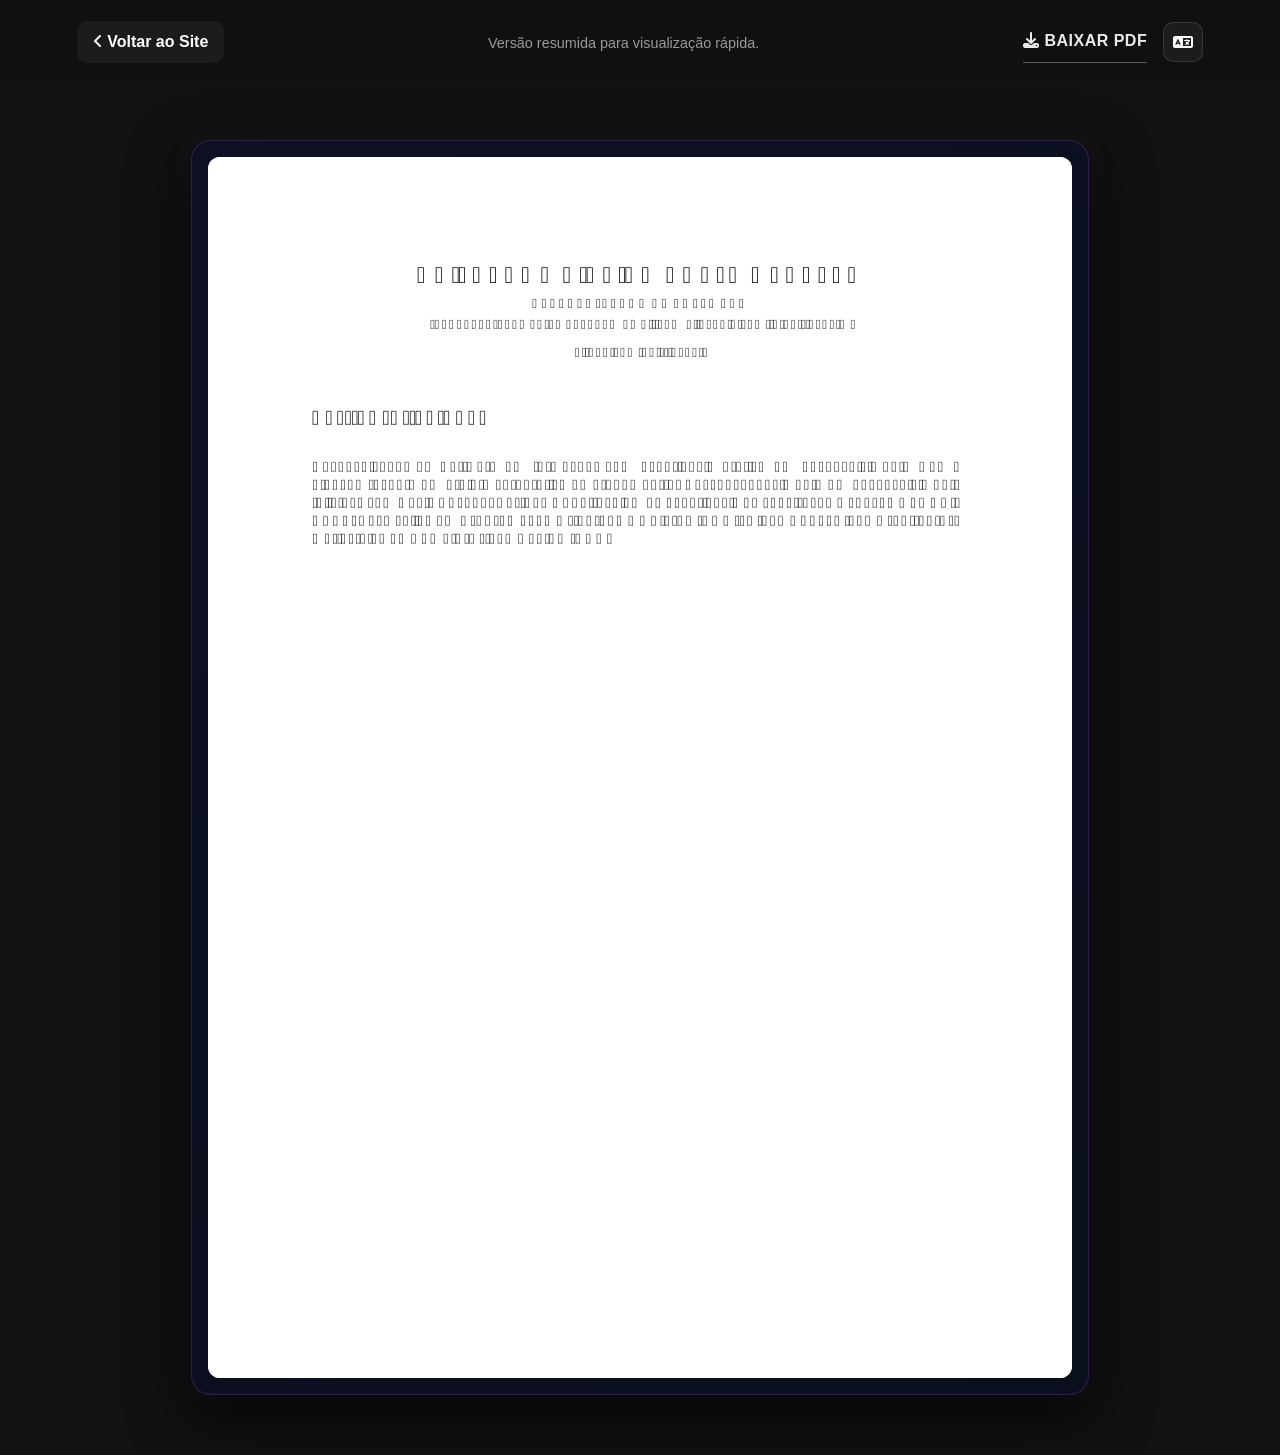
<file: pages/curriculo.html>
<!DOCTYPE html>
<html lang="pt-BR">

<head>

  <!-- CONFIGURAÇÕES -->
  <meta charset="UTF-8" />
  <meta name="viewport" content="width=device-width, initial-scale=1.0" />
  <meta name="description"
    content="Currículo de Guilherme Ribeiro - Visualize ou faça o download do meu currículo profissional focado em tecnologia.">
  <meta name="keywords" content="Currículo, Resume, Guilherme Ribeiro, Desenvolvedor Web, PDF, Download">
  <meta name="author" content="Guilherme Ribeiro">
  <meta property="og:title" content="Currículo | Guilherme Ribeiro">
  <meta property="og:description"
    content="Visualize ou faça o download do meu currículo profissional focado em tecnologia.">
  <meta property="og:type" content="profile">
  <title>Currículo | Guilherme Ribeiro</title>
  <meta name="referrer" content="strict-origin-when-cross-origin">

  <!-- ESTILOS -->
  <link rel="stylesheet" href="../styles/base/global.css">
  <link rel="stylesheet" href="../styles/features/curriculo.css">

  <!-- FONT AWESOME -->
  <link rel="stylesheet" href="https://cdnjs.cloudflare.com/ajax/libs/font-awesome/6.4.0/css/all.min.css"
    integrity="sha512-iecdLmaskl7CVkqkXNQ/ZH/XLlvWZOJyj7Yy7tcenmpD1ypASozpmT/E0iPtmFIB46ZmdtAc9eNBvH0H/ZpiBw=="
    crossorigin="anonymous" referrerpolicy="no-referrer">

</head>

<body class="curriculo-body">

  <!-- ================= HEADER FIXO ================= -->
  <header class="curriculo-header">

    <!-- Botão Voltar -->
    <a href="../index.html" class="back-link" data-i18n="btn_voltar"><i class="fa-solid fa-angle-left"></i>
      Voltar ao Site
    </a>

    <!-- Título -->
    <div class="header-center">
      <p class="curriculo-subtitle" data-i18n="cv_subtitle">
        Versão resumida para visualização rápida.
      </p>
    </div>

    <!-- Direita: Download + Idioma -->
    <div class="curriculo-header-right">
      <a id="downloadBtn" href="../assets/files/Curriculo_Guilherme_Tecnologia.pdf" download class="btn-download"
        data-i18n="cv_download" data-pdf-pt="../assets/files/Curriculo_Guilherme_Tecnologia.pdf"
        data-pdf-en="../assets/files/Resume_Guilherme_Technology.pdf"><i class="fa-solid fa-download"></i> BAIXAR PDF
      </a>

      <!-- Botão de Idioma -->
      <button class="icon-btn curriculo-lang-btn" id="langToggle" aria-label="Toggle language">
        <i class="fa-solid fa-language"></i>
        <span class="icon-tooltip">TRANSLATE TO ENGLISH</span>
      </button>

    </div>

  </header>

  <!-- ================= CONTEÚDO ================= -->
  <main class="curriculo-wrapper">

    <div class="pdf-viewer-card" id="pdfContainer" data-pdf-pt="../assets/files/Curriculo_Guilherme_Tecnologia.pdf"
      data-pdf-en="../assets/files/Resume_Guilherme_Technology.pdf">
      <!-- Canvases das páginas do PDF serão injetados dinamicamente aqui -->
    </div>

  </main>

  <script src="../scripts/libs/pdf.min.js"></script>
  <script src="../scripts/core/translations.js"></script>
  <script src="../scripts/core/i18n.js"></script>
  <script src="../scripts/features/resume.js"></script>
</body>

</html>
</file>
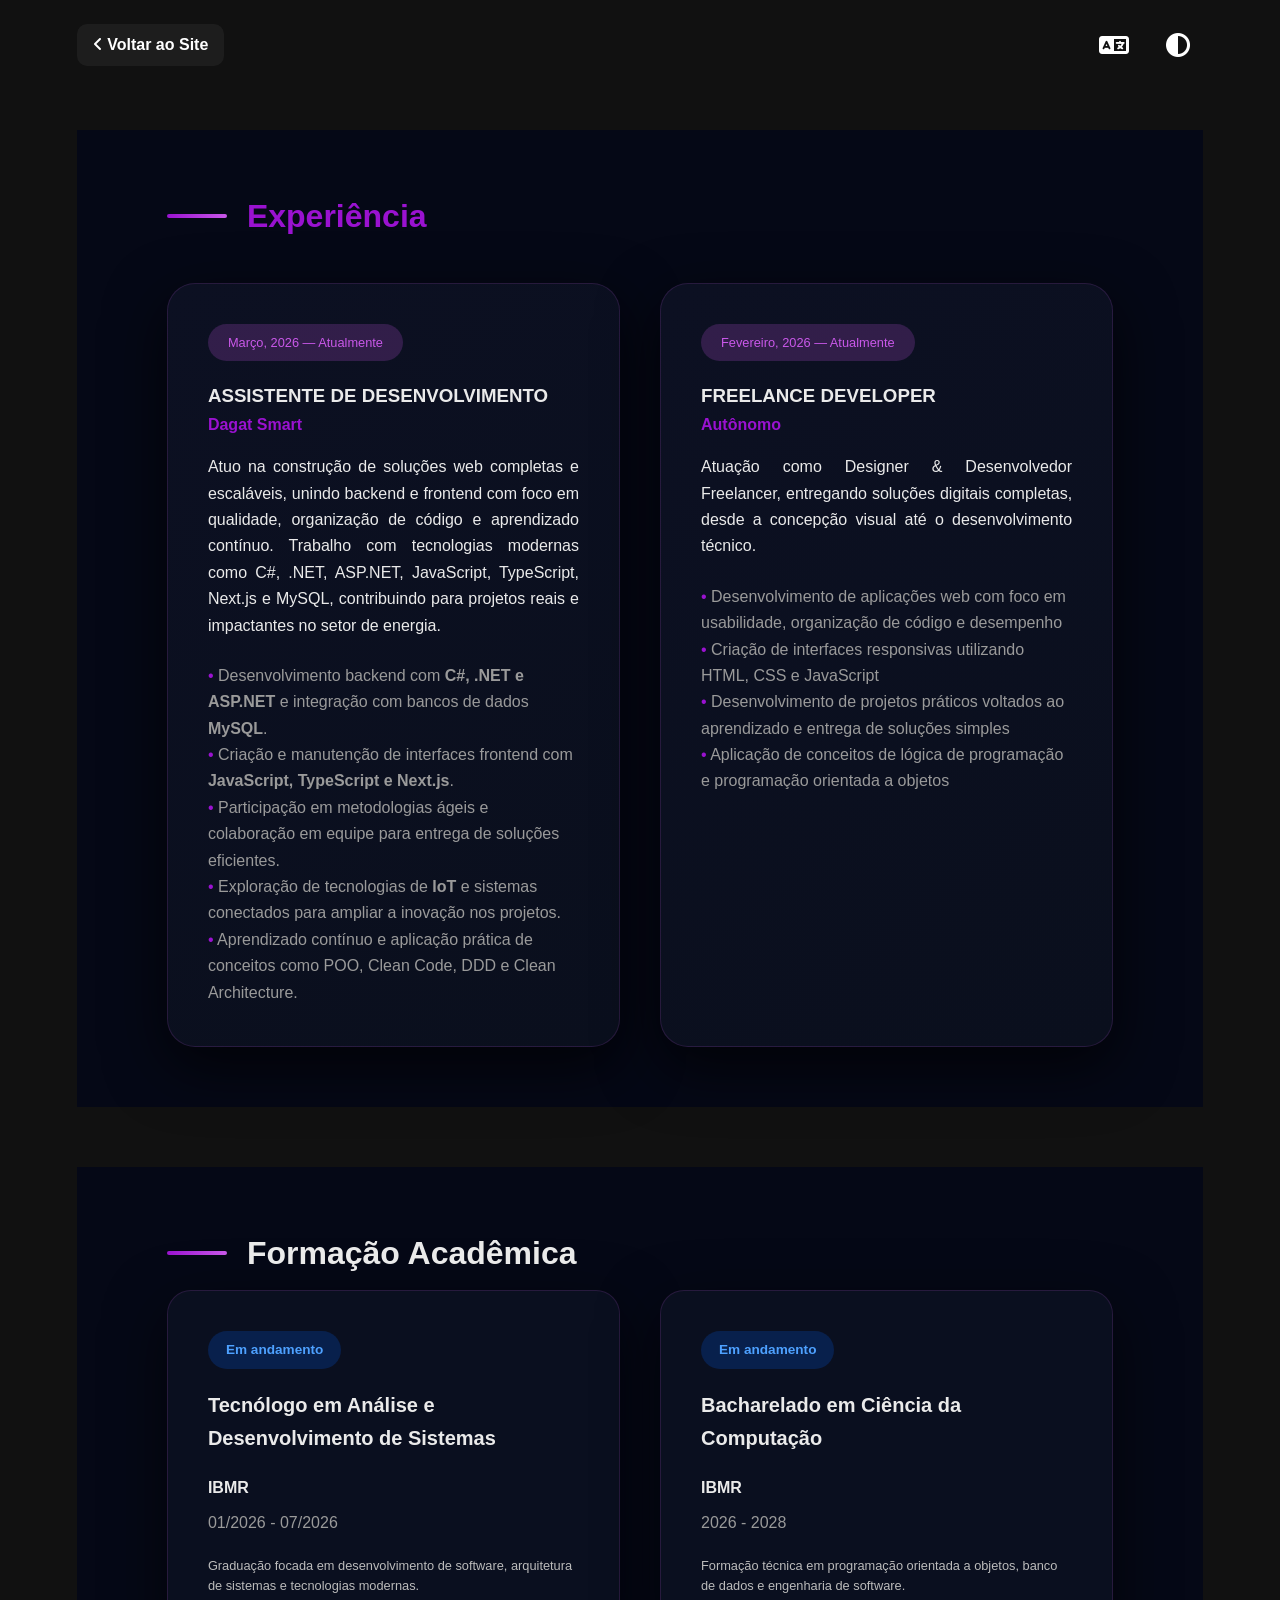
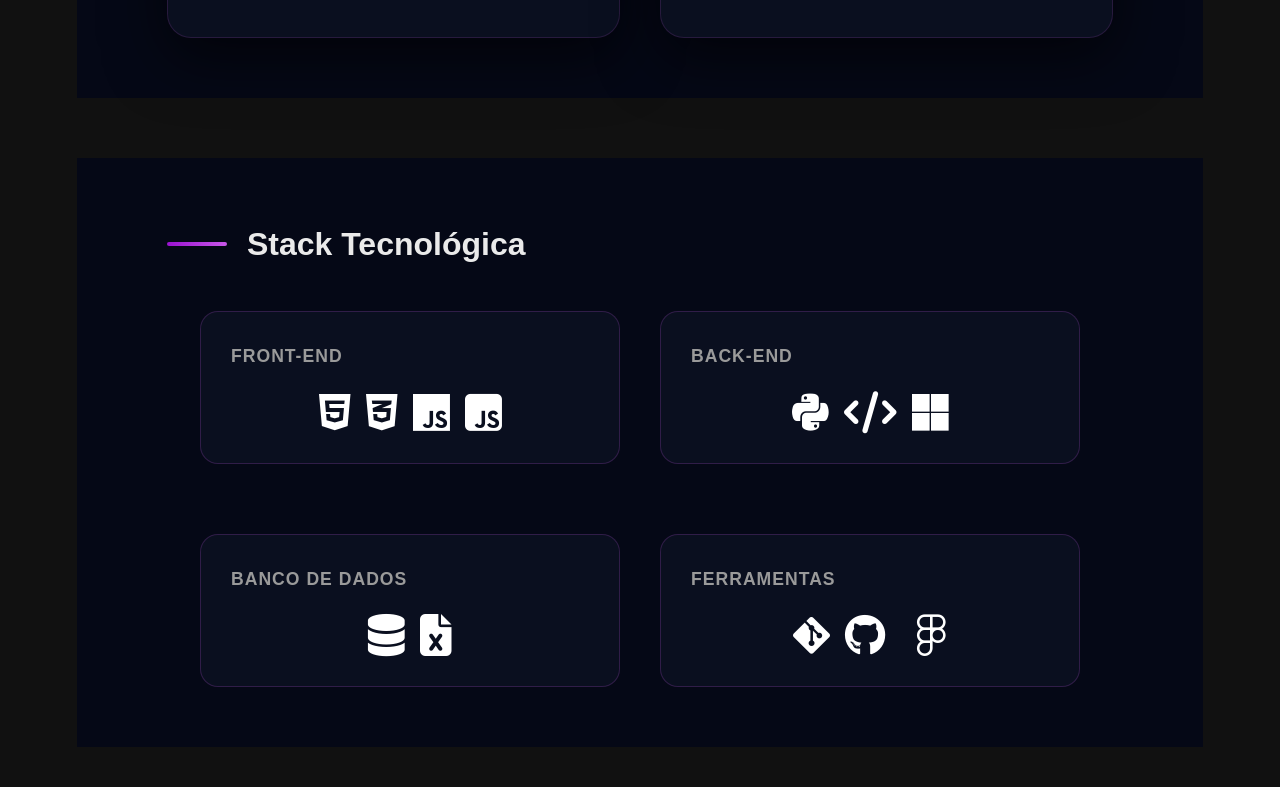
<file: pages/sobre.html>
﻿<!DOCTYPE html>
<html lang="pt-BR">
<head>

  <!-- CONFIGURAÇÕES BÁSICAS -->
  <meta charset="UTF-8">
  <meta name="viewport" content="width=device-width, initial-scale=1.0">
  <meta name="description" content="Sobre Guilherme Ribeiro - ConheÃ§a minha trajetÃ³ria, habilidades e formaÃ§Ã£o acadÃªmica como desenvolvedor web.">
  <meta name="keywords" content="Sobre mim, Guilherme Ribeiro, Desenvolvedor Web, CurrÃ­culo, TrajetÃ³ria, Habilidades">
  <meta name="author" content="Guilherme Ribeiro">
  <meta property="og:title" content="Sobre | Guilherme Ribeiro">
  <meta property="og:description" content="ConheÃ§a minha trajetÃ³ria, habilidades e formaÃ§Ã£o acadÃªmica como desenvolvedor web.">
  <meta property="og:type" content="profile">

  <!-- TÍTULO DA PÁGINA (aba do navegador) -->
  <title>Sobre | Guilherme Ribeiro</title>
  <meta name="referrer" content="strict-origin-when-cross-origin">

  <!-- ESTILOS GERAIS DO PROJETO -->
  <link rel="stylesheet" href="../styles/base/global.css">
  <link rel="stylesheet" href="../styles/components/components.css">
  <link rel="stylesheet" href="../styles/features/sobre.css">

  <!-- FONT AWESOME (Ícones principais usados na stack e header) -->
  <link rel="stylesheet" href="https://cdnjs.cloudflare.com/ajax/libs/font-awesome/6.4.0/css/all.min.css"
    integrity="sha512-iecdLmaskl7CVkqkXNQ/ZH/XLlvWZOJyj7Yy7tcenmpD1ypASozpmT/E0iPtmFIB46ZmdtAc9eNBvH0H/ZpiBw=="
    crossorigin="anonymous" referrerpolicy="no-referrer">


</head>

<body class="sobre-body">

  <!-- ========================= -->
  <!-- HEADER (TOPO DA PÃGINA) -->
  <!-- ========================= -->
   
  <header class="sobre-header">

    <!-- BOTÃƒO DE VOLTAR (lado esquerdo) -->
    <a href="../index.html" class="back-link" data-i18n="btn_voltar"><i class="fa-solid fa-angle-left"></i>
      Voltar ao Site
    </a>

    <!-- BOTÃ•ES DO LADO DIREITO -->
    <div class="header-right">

      <!-- BOTÃƒO DE TROCA DE IDIOMA -->
      <button class="icon-btn" id="langToggle">
        <i class="fa-solid fa-language"></i>
        <span class="icon-tooltip">TRANSLATE TO ENGLISH</span>
      </button>

      <!-- BOTÃƒO DE TROCA DE TEMA (claro/escuro) -->
      <button class="icon-btn" id="themeToggle">
        <i class="fa-solid fa-circle-half-stroke"></i>
        <span class="icon-tooltip" data-i18n="theme_light_tooltip">MODO CLARO</span>
      </button>

    </div>
  </header>

  <!-- ========================= -->
  <!-- CONTEÃšDO PRINCIPAL -->
  <!-- ========================= -->

  <main class="sobre-wrapper">

    <!-- ========================= -->
    <!-- SEÃ‡ÃƒO: EXPERIÃŠNCIA -->
    <!-- ========================= -->

    <section class="experiencia-section">

      <!-- TÃ­tulo da seÃ§Ã£o -->
      <h2 class="section-title roxo" data-i18n="sobre_exp_title">ExperiÃªncia</h2>

      <!-- Grid que organiza os cards -->
      <div class="experiencia-grid">

        <!-- Card de ExperiÃªncia -->
        <div class="experiencia-card">

          <!-- PerÃ­odo -->
          <div class="periodo-badge" data-i18n="sobre_exp_date1">
            MarÃ§o, 2026 â€” Atualmente
          </div>

          <!-- Cargo -->
          <h3 data-i18n="sobre_exp_role1">ASSISTENTE DE DESENVOLVIMENTO</h3>

          <!-- Empresa -->
          <span class="empresa">Dagat Smart</span>

          <!-- DescriÃ§Ã£o principal -->
          <p class="descricao" data-i18n="sobre_exp_desc1">
            Atuo na construÃ§Ã£o de soluÃ§Ãµes web completas e escalÃ¡veis, unindo backend e frontend com foco em qualidade, organizaÃ§Ã£o de cÃ³digo e aprendizado contÃ­nuo. Trabalho com tecnologias modernas como C#, .NET, ASP.NET, JavaScript, TypeScript, Next.js e MySQL, contribuindo para projetos reais e impactantes no setor de energia.
          </p>

          <!-- Lista de responsabilidades -->
          <p class="pontos" data-i18n="sobre_exp_list1">
            <span>â€¢</span> Desenvolvimento backend com <strong>C#, .NET e ASP.NET</strong> e integraÃ§Ã£o com bancos de dados <strong>MySQL</strong>.<br>
            <span>â€¢</span> CriaÃ§Ã£o e manutenÃ§Ã£o de interfaces frontend com <strong>JavaScript, TypeScript e Next.js</strong>.<br>
            <span>â€¢</span> ParticipaÃ§Ã£o em metodologias Ã¡geis e colaboraÃ§Ã£o em equipe para entrega de soluÃ§Ãµes eficientes. <br>
            <span>â€¢</span> ExploraÃ§Ã£o de tecnologias de <strong>IoT</strong> e sistemas conectados para ampliar a inovaÃ§Ã£o nos projetos. <br>
            <span>â€¢</span> Aprendizado contÃ­nuo e aplicaÃ§Ã£o prÃ¡tica de conceitos como POO, Clean Code, DDD e Clean Architecture.
          </p>

        </div>

        <!-- Card de ExperiÃªncia -->
        <div class="experiencia-card">

          <!-- PerÃ­odo -->
          <div class="periodo-badge" data-i18n="sobre_exp_date2">
            Fevereiro, 2026 â€” Atualmente
          </div>

          <!-- Cargo -->
          <h3 data-i18n="sobre_exp_role2">FREELANCE DEVELOPER</h3>

          <!-- Empresa -->
          <span class="empresa" data-i18n="sobre_exp_empresa2">AutÃ´nomo</span>

          <!-- DescriÃ§Ã£o principal -->
          <p class="descricao" data-i18n="sobre_exp_desc2">
            AtuaÃ§Ã£o como Designer & Desenvolvedor Freelancer, entregando soluÃ§Ãµes digitais completas, 
            desde a concepÃ§Ã£o visual atÃ© o desenvolvimento tÃ©cnico.
          </p>

          <!-- Lista de responsabilidades -->
          <p class="pontos" data-i18n="sobre_exp_list2">
            <span>â€¢</span> Desenvolvimento de aplicaÃ§Ãµes web com foco em usabilidade, organizaÃ§Ã£o de cÃ³digo e desempenho <br>
            <span>â€¢</span> CriaÃ§Ã£o de interfaces responsivas utilizando HTML, CSS e JavaScript <br>
            <span>â€¢</span> Desenvolvimento de projetos prÃ¡ticos voltados ao aprendizado e entrega de soluÃ§Ãµes simples <br>
            <span>â€¢</span> AplicaÃ§Ã£o de conceitos de lÃ³gica de programaÃ§Ã£o e programaÃ§Ã£o orientada a objetos
          </p>

        </div>
      </div>
    </section>

    <!-- ========================= -->
    <!-- SEÃ‡ÃƒO: FORMAÃ‡ÃƒO ACADÃŠMICA -->
    <!-- ========================= -->

    <section class="formacao-section">

      <h2 class="section-title" data-i18n="sobre_form_title">FormaÃ§Ã£o AcadÃªmica</h2>

      <div class="formacao-grid">

        <!-- Curso 1 -->
        <div class="formacao-card">
          <div class="status andamento" data-i18n="sobre_form_status1">Em andamento</div>
          <h3 data-i18n="sobre_form_curso1">TecnÃ³logo em AnÃ¡lise e Desenvolvimento de Sistemas</h3>
          <span class="instituicao">IBMR</span>
          <span class="periodo" data-i18n="sobre_form_periodo1">01/2026 - 07/2026</span>
          <p data-i18n="sobre_form_desc1">
            GraduaÃ§Ã£o focada em desenvolvimento de software, arquitetura de sistemas e tecnologias modernas.
          </p>
        </div>

        <!-- Curso 2 -->
        <div class="formacao-card">
          <div class="status andamento" data-i18n="sobre_form_status2">Em andamento</div>
          <h3 data-i18n="sobre_form_curso2">Bacharelado em CiÃªncia da ComputaÃ§Ã£o</h3>
          <span class="instituicao">IBMR</span>
          <span class="periodo" data-i18n="sobre_form_periodo2">2026 - 2028</span>
          <p data-i18n="sobre_form_desc2">
            FormaÃ§Ã£o tÃ©cnica em programaÃ§Ã£o orientada a objetos, banco de dados e engenharia de software.
          </p>
        </div>

      </div>
    </section>

    <!-- ========================= -->
    <!-- SEÃ‡ÃƒO: STACK TECNOLÃ“GICA -->
    <!-- ========================= -->

    <section class="tech-stack">

      <h2 class="section-title" data-i18n="sobre_stack_title">Stack TecnolÃ³gica</h2>

      <div class="stack-wrapper">

        <!-- Linha superior: Front e Back lado a lado -->
        <div class="stack-row">

         <!-- FRONT-END -->
<div class="stack-card">
  <h3 data-i18n="sobre_stack_front">Front-end</h3>
  <div class="stack-icons">
    <div class="tech-item"><i class="fa-brands fa-html5"></i><span class="icon-tooltip">HTML</span></div>
    <div class="tech-item"><i class="fa-brands fa-css3-alt"></i><span class="icon-tooltip">CSS</span></div>
    <div class="tech-item"><i class="fa-brands fa-js"></i><span class="icon-tooltip">JavaScript</span></div>
    <div class="tech-item"><i class="fa-brands fa-js-square"></i><span class="icon-tooltip">TypeScript</span></div>
  </div>
</div>

<!-- BACK-END -->
<div class="stack-card">
  <h3 data-i18n="sobre_stack_back">Back-end</h3>
  <div class="stack-icons">
    <div class="tech-item"><i class="fa-brands fa-python"></i><span class="icon-tooltip">Python</span></div>
    <div class="tech-item"><i class="fa-solid fa-code"></i><span class="icon-tooltip">C / C++</span></div>
    <div class="tech-item"><i class="fa-brands fa-microsoft"></i><span class="icon-tooltip">C# / .NET</span></div>
  </div>
</div>

<!-- Linha inferior centralizada: Ferramentas -->
<div class="stack-row center-row">
  <div class="stack-card">
    <h3 data-i18n="sobre_stack_db">Banco de Dados</h3>
    <div class="stack-icons">
      <div class="tech-item"><i class="fa-solid fa-database"></i><span class="icon-tooltip">MySQL</span></div>
      <div class="tech-item"><i class="fa-solid fa-file-excel"></i><span class="icon-tooltip">Excel</span></div>
    </div>
  </div>

  <div class="stack-card tools-card">
    <h3 data-i18n="sobre_stack_tools">Ferramentas</h3>
    <div class="stack-icons">
      <div class="tech-item"><i class="fa-brands fa-git-alt"></i><span class="icon-tooltip">Git</span></div>
      <div class="tech-item"><i class="fa-brands fa-github"></i><span class="icon-tooltip">GitHub</span></div>
      <div class="tech-item"><i class="fa-brands fa-visual-studio-code"></i><span class="icon-tooltip">VS Code</span></div>
      <div class="tech-item"><i class="fa-brands fa-figma"></i><span class="icon-tooltip">Figma</span></div>
    </div>
  </div>
</div>      </div>
    </section>

  </main>

<script src="../scripts/features/ui.js"></script>
<script src="../scripts/core/translations.js"></script>
<script src="../scripts/core/i18n.js"></script>
<script>
  document.addEventListener("DOMContentLoaded", () => {
    initThemeToggle();
  });
</script>
</body>
</html>
</file>
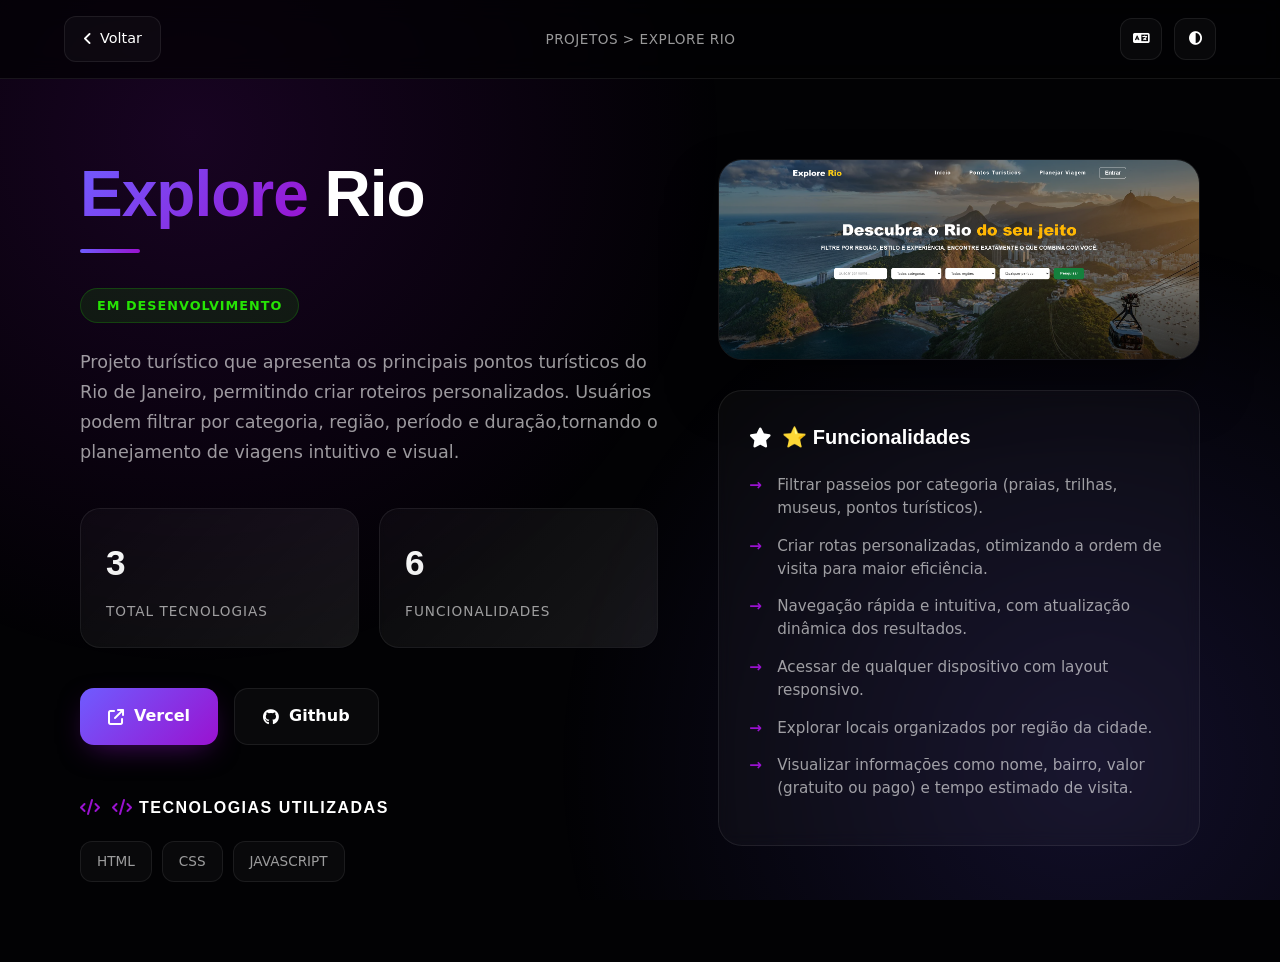
<file: pages/projects/explore-rio.html>
<!DOCTYPE html>
<html lang="pt-BR">

<head>
  <meta charset="UTF-8">
  <meta name="viewport" content="width=device-width, initial-scale=1.0">
  <meta name="description" content="Projeto Explore Rio - Detalhes do projeto desenvolvido por Guilherme Ribeiro.">
  <meta name="keywords" content="Projeto, Explore Rio, Portfólio, Guilherme Ribeiro, Web Development">
  <meta name="author" content="Guilherme Ribeiro">
  <meta property="og:title" content="Projeto Explore Rio | Guilherme Ribeiro">
  <meta property="og:description" content="Detalhes do projeto Explore Rio desenvolvido por Guilherme Ribeiro.">
  <meta property="og:type" content="article">
  <title>Explore Rio</title>
  <link rel="stylesheet" href="../../styles/base/global.css">
  <link rel="stylesheet" href="../../styles/features/projects.css">

  <!-- FONT AWESOME -->
  <link rel="stylesheet" href="https://cdnjs.cloudflare.com/ajax/libs/font-awesome/6.4.0/css/all.min.css"
    integrity="sha512-iecdLmaskl7CVkqkXNQ/ZH/XLlvWZOJyj7Yy7tcenmpD1ypASozpmT/E0iPtmFIB46ZmdtAc9eNBvH0H/ZpiBw=="
    crossorigin="anonymous" referrerpolicy="no-referrer">
</head>

<body class="project-page">

  <header class="project-header">
    <a href="../../index.html" class="btn-back" data-i18n="proj_back"><i class="fa-solid fa-angle-left"></i> Voltar</a>
    <span class="breadcrumb" data-i18n="proj_breadcrumb_explore">Projetos > Explore Rio</span>

    <div style="display: flex; gap: 12px;">
      <button id="langToggle" class="icon-btn proj-lang-btn" aria-label="Toggle language">
        <i class="fa-solid fa-language"></i>
        <span class="icon-tooltip">TRANSLATE TO ENGLISH</span>
      </button>
      <button class="icon-btn proj-lang-btn" id="themeToggle" aria-label="Toggle theme">
        <i class="fa-solid fa-circle-half-stroke"></i>
        <span class="icon-tooltip" data-i18n="theme_light_tooltip">EM BREVE...</span>
      </button>
    </div>
  </header>

  <section class="project-container">

    <!-- LADO ESQUERDO -->
    <div class="project-left">
      <h1 class="portfolio-title"><span>Explore</span> Rio</h1>
      <div class="title-bar"></div>

      <div class="status desenvolvimento" data-i18n="proj_status_dev">Em desenvolvimento</div>

      <p class="project-description" data-i18n="proj_explore_pagedesc">
        Projeto turístico que apresenta os principais pontos turísticos do Rio de Janeiro, permitindo criar roteiros
        personalizados. Usuários podem filtrar por categoria, região, período e duração,tornando o planejamento de
        viagens intuitivo e visual.
      </p>

      <div class="stats">
        <div class="stat-card">
          <h3>3</h3>
          <p data-i18n="proj_stats_tech">Total Tecnologias</p>
        </div>

        <div class="stat-card">
          <h3>6</h3>
          <p data-i18n="proj_stats_func">Funcionalidades</p>
        </div>
      </div>

      <div class="project-buttons">
        <a href="https://explore-rio.vercel.app/" class="btn-primary" target="_blank" rel="noopener noreferrer"
          data-i18n="proj_vercel"><i class="fa-solid fa-arrow-up-right-from-square"></i> Vercel</a>
        <a href="https://github.com/gui-ribcosta/ExploreRio" class="btn-secondary" target="_blank"
          rel="noopener noreferrer" data-i18n="proj_github"><i class="fa-brands fa-github"></i> Github</a>
      </div>

      <div class="technologies">
        <h3><span><i class="fa-solid fa-code"></i></span> <span data-i18n="proj_tech_used">Tecnologias Utilizadas</span></h3>
        <div class="tech-badges-container">
          <span class="tech-badge">HTML</span>
          <span class="tech-badge">CSS</span>
          <span class="tech-badge">JAVASCRIPT</span>
        </div>
      </div>
    </div>

    <!-- LADO DIREITO -->
    <div class="project-right">
      <div class="image-wrapper">
        <img src="../../assets/images/explore_rio.png" alt="Projeto">
      </div>

      <div class="features-card">
        <h3><i class="fa-solid fa-star"></i> <span data-i18n="proj_features">Funcionalidades</span></h3>
        <ul>
          <li data-i18n="feat_explore_1">Filtrar passeios por categoria (praias, trilhas, museus, pontos turísticos).</li>
          <li data-i18n="feat_explore_2">Criar rotas personalizadas, otimizando a ordem de visita para maior eficiência.</li>
          <li data-i18n="feat_explore_3">Navegação rápida e intuitiva, com atualização dinâmica dos resultados.</li>
          <li data-i18n="feat_explore_4">Acessar de qualquer dispositivo com layout responsivo.</li>
          <li data-i18n="feat_explore_5">Explorar locais organizados por região da cidade.</li>
          <li data-i18n="feat_explore_6">Visualizar informações como nome, bairro, valor (gratuito ou pago) e tempo estimado de visita.</li>
        </ul>
      </div>
    </div>
  </section>

  <script src="../../scripts/core/translations.js"></script>
  <script src="../../scripts/core/i18n.js"></script>
</body>

</html>
</file>
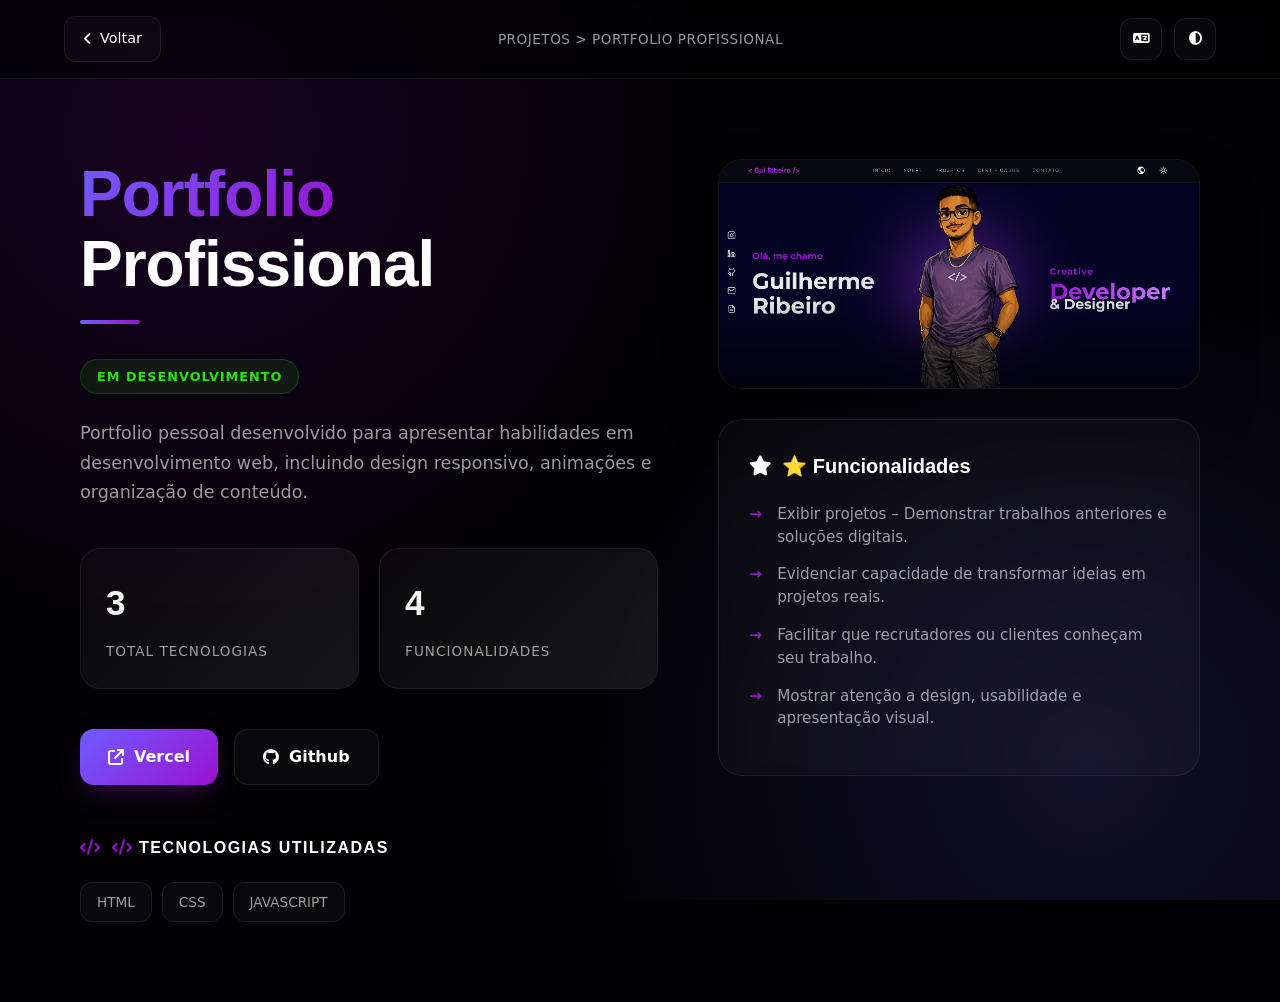
<file: pages/projects/portfolio.html>
<!DOCTYPE html>
<html lang="pt-BR">
<head>
  <meta charset="UTF-8">
  <meta name="viewport" content="width=device-width, initial-scale=1.0">
  <meta name="description" content="Projeto Portfolio Profissional - Detalhes do projeto desenvolvido por Guilherme Ribeiro.">
  <meta name="keywords" content="Projeto, Portfolio, Guilherme Ribeiro, Web Development">
  <meta name="author" content="Guilherme Ribeiro">
  <meta property="og:title" content="Portfolio Profissional | Guilherme Ribeiro">
  <meta property="og:description" content="Detalhes do projeto Portfolio Profissional desenvolvido por Guilherme Ribeiro.">
  <meta property="og:type" content="article">
  <title>Portfolio Profissional</title>
  <link rel="stylesheet" href="../../styles/base/global.css">
  <link rel="stylesheet" href="../../styles/features/projects.css">

        <!-- FONT AWESOME -->
  <link rel="stylesheet" href="https://cdnjs.cloudflare.com/ajax/libs/font-awesome/6.4.0/css/all.min.css"
    integrity="sha512-iecdLmaskl7CVkqkXNQ/ZH/XLlvWZOJyj7Yy7tcenmpD1ypASozpmT/E0iPtmFIB46ZmdtAc9eNBvH0H/ZpiBw=="
    crossorigin="anonymous" referrerpolicy="no-referrer">
</head>
<body class="project-page">

<header class="project-header">
  <a href="../../index.html" class="btn-back" data-i18n="proj_back"><i class="fa-solid fa-angle-left"></i> Voltar</a>
  <span class="breadcrumb" data-i18n="proj_breadcrumb_portfolio">Projetos > Portfolio Profissional</span>

  <div style="display: flex; gap: 12px;">
    <button id="langToggle" class="icon-btn proj-lang-btn" aria-label="Toggle language">
      <i class="fa-solid fa-language"></i>
      <span class="icon-tooltip">TRANSLATE TO ENGLISH</span>
    </button>
    <button class="icon-btn proj-lang-btn" id="themeToggle" aria-label="Toggle theme">
      <i class="fa-solid fa-circle-half-stroke"></i>
      <span class="icon-tooltip" data-i18n="theme_light_tooltip">EM BREVE...</span>
    </button>
  </div>
</header>

<section class="project-container">

  <!-- LADO ESQUERDO -->
  <div class="project-left">
    <h1 class="portfolio-title"><span>Portfolio</span> Profissional</h1>
    <div class="title-bar"></div>

    <div class="status desenvolvimento" data-i18n="proj_status_dev">Em desenvolvimento</div>

    <p class="project-description" data-i18n="proj_portfolio_pagedesc">
      Portfolio pessoal desenvolvido para apresentar habilidades em desenvolvimento web, incluindo design responsivo, animações e organização de conteúdo. 
    </p>

    <div class="stats">
      <div class="stat-card">
        <h3>3</h3>
        <p data-i18n="proj_stats_tech">Total Tecnologias</p>
      </div>

      <div class="stat-card">
        <h3>4</h3>
        <p data-i18n="proj_stats_func">Funcionalidades</p>
      </div>
    </div>

    <div class="project-buttons">
      <a href="https://gui-ribeiro.vercel.app/index.html#inicio" class="btn-primary" target="_blank" rel="noopener noreferrer" data-i18n="proj_vercel"><i class="fa-solid fa-arrow-up-right-from-square"></i> Vercel</a>
      <a href="https://github.com/gui-ribcosta/portfolio-guilherme-ribeiro" class="btn-secondary" target="_blank" rel="noopener noreferrer" data-i18n="proj_github"><i class="fa-brands fa-github"></i> Github</a>
    </div>

      <div class="technologies">
        <h3><span><i class="fa-solid fa-code"></i></span> <span data-i18n="proj_tech_used">Tecnologias Utilizadas</span></h3>
        <div class="tech-badges-container">
          <span class="tech-badge">HTML</span>
          <span class="tech-badge">CSS</span>
          <span class="tech-badge">JAVASCRIPT</span>
        </div>
      </div>
    </div>

    <!-- LADO DIREITO -->
    <div class="project-right">
      <div class="image-wrapper">
        <img src="../../assets/images/portfolio-profissional.png" alt="Projeto">
      </div>

      <div class="features-card">
        <h3><i class="fa-solid fa-star"></i> <span data-i18n="proj_features">Funcionalidades</span></h3>
        <ul>
          <li data-i18n="feat_portfolio_1">Exibir projetos – Demonstrar trabalhos anteriores e soluções digitais.</li>
          <li data-i18n="feat_portfolio_2">Evidenciar capacidade de transformar ideias em projetos reais.</li>
          <li data-i18n="feat_portfolio_3">Facilitar que recrutadores ou clientes conheçam seu trabalho.</li>
          <li data-i18n="feat_portfolio_4">Mostrar atenção a design, usabilidade e apresentação visual.</li>
        </ul>
      </div>
    </div>
  </section>

  <script src="../../scripts/core/translations.js"></script>
  <script src="../../scripts/core/i18n.js"></script>
</body>

</html>
</file>
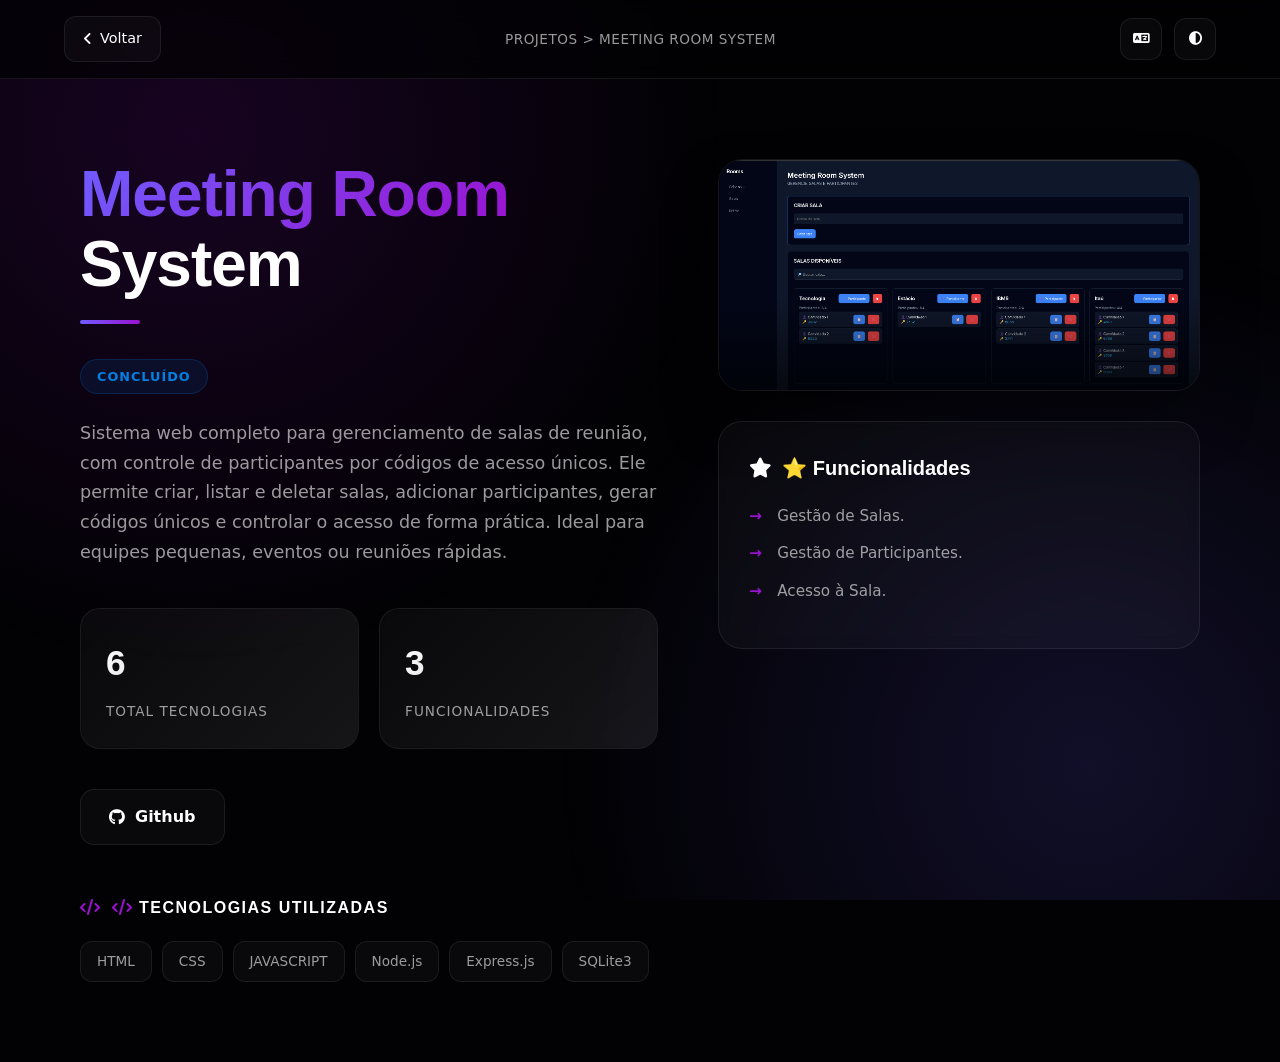
<file: pages/projects/rooms.html>
<!DOCTYPE html>
<html lang="pt-BR">
<head>
  <meta charset="UTF-8">
  <meta name="viewport" content="width=device-width, initial-scale=1.0">
  <meta name="description" content="Projeto Meeting Room System - Detalhes do projeto desenvolvido por Guilherme Ribeiro.">
  <meta name="keywords" content="Projeto, Meeting Room System, Guilherme Ribeiro, Web Development">
  <meta name="author" content="Guilherme Ribeiro">
  <meta property="og:title" content="Meeting Room System | Guilherme Ribeiro">
  <meta property="og:description" content="Detalhes do projeto Meeting Room System desenvolvido por Guilherme Ribeiro.">
  <meta property="og:type" content="article">
  <title>Meeting Room System</title>
  <link rel="stylesheet" href="../../styles/base/global.css">
  <link rel="stylesheet" href="../../styles/features/projects.css">

        <!-- FONT AWESOME -->
  <link rel="stylesheet" href="https://cdnjs.cloudflare.com/ajax/libs/font-awesome/6.4.0/css/all.min.css"
    integrity="sha512-iecdLmaskl7CVkqkXNQ/ZH/XLlvWZOJyj7Yy7tcenmpD1ypASozpmT/E0iPtmFIB46ZmdtAc9eNBvH0H/ZpiBw=="
    crossorigin="anonymous" referrerpolicy="no-referrer">
</head>
<body class="project-page">

<header class="project-header">
  <a href="../../index.html" class="btn-back" data-i18n="proj_back"><i class="fa-solid fa-angle-left"></i> Voltar</a>
  <span class="breadcrumb" data-i18n="proj_breadcrumb_rooms">Projetos > Meeting Room System</span>

  <div style="display: flex; gap: 12px;">
    <button id="langToggle" class="icon-btn proj-lang-btn" aria-label="Toggle language">
      <i class="fa-solid fa-language"></i>
      <span class="icon-tooltip">TRANSLATE TO ENGLISH</span>
    </button>
    <button class="icon-btn proj-lang-btn" id="themeToggle" aria-label="Toggle theme">
      <i class="fa-solid fa-circle-half-stroke"></i>
      <span class="icon-tooltip" data-i18n="theme_light_tooltip">EM BREVE...</span>
    </button>
  </div>
</header>

<section class="project-container">

  <!-- LADO ESQUERDO -->
  <div class="project-left">
    <h1 class="portfolio-title"><span>Meeting Room</span> System</h1>
    <div class="title-bar"></div>

    <div class="status concluido" data-i18n="proj_status_done">Concluído</div>

    <p class="project-description" data-i18n="proj_rooms_pagedesc">
      Sistema web completo para gerenciamento de salas de reunião, com controle de participantes por códigos de acesso únicos. Ele permite criar, listar e deletar salas, adicionar participantes, gerar códigos únicos e controlar o acesso de forma prática. Ideal para equipes pequenas, eventos ou reuniões rápidas.
    </p>

    <div class="stats">
      <div class="stat-card">
        <h3>6</h3>
        <p data-i18n="proj_stats_tech">Total Tecnologias</p>
      </div>

      <div class="stat-card">
        <h3>3</h3>
        <p data-i18n="proj_stats_func">Funcionalidades</p>
      </div>
    </div>

    <div class="project-buttons">
      <a href="https://github.com/gui-ribcosta/MeetingRoomSystem" class="btn-secondary" target="_blank" rel="noopener noreferrer" data-i18n="proj_github"><i class="fa-brands fa-github"></i> Github</a>
    </div>

      <div class="technologies">
        <h3><span><i class="fa-solid fa-code"></i></span> <span data-i18n="proj_tech_used">Tecnologias Utilizadas</span></h3>
        <div class="tech-badges-container">
          <span class="tech-badge">HTML</span>
          <span class="tech-badge">CSS</span>
          <span class="tech-badge">JAVASCRIPT</span>
          <span class="tech-badge">Node.js</span>
          <span class="tech-badge">Express.js</span>
          <span class="tech-badge">SQLite3</span>
        </div>
      </div>
    </div>

    <!-- LADO DIREITO -->
    <div class="project-right">
      <div class="image-wrapper">
        <img src="../../assets/images/rooms.png" alt="Projeto">
      </div>

      <div class="features-card">
        <h3><i class="fa-solid fa-star"></i> <span data-i18n="proj_features">Funcionalidades</span></h3>
        <ul>
          <li data-i18n="feat_rooms_1">Gestão de Salas.</li>
          <li data-i18n="feat_rooms_2">Gestão de Participantes.</li>
          <li data-i18n="feat_rooms_3">Acesso à Sala.</li>
        </ul>
      </div>
    </div>
  </section>

  <script src="../../scripts/core/translations.js"></script>
  <script src="../../scripts/core/i18n.js"></script>
</body>

</html>
</file>
<file: styles/base/global.css>
/* ================================================= */
/* ===================== RESET ===================== */
/* ================================================= */

/*
  Remove margens e paddings padrão do navegador
  e ativa o box model correto.
  Agora width e height incluem padding e border.
*/
* {
  margin: 0;
  padding: 0;
  box-sizing: border-box;
}

/*
  Ativa scroll suave ao clicar em âncoras (#id)
*/
html {
  scroll-behavior: smooth;
}


/* ================================================= */
/* ==================== VARIÁVEIS ================== */
/* ================================================= */

/*
  Variáveis globais reutilizáveis no projeto inteiro.
  Facilita manutenção e padronização visual.
*/
:root {

  /* ===== CORES PRINCIPAIS ===== */
  --bg: #030323;          /* Fundo principal */
  --bg-soft: #d7d2d200;     /* Fundo secundário */
  --text: #eaeaea;        /* Cor principal do texto */
  --muted: #9a9a9a;       /* Texto secundário */
  --accent: #9a12d0;      /* Cor de destaque */
  --border: #222;         /* Cor padrão de borda */

  /* ===== TIPOGRAFIA ===== */
  --body-font: "Inter", system-ui, sans-serif;
  --title-font: "Montserrat", sans-serif;

  /* ===== ESCALA DE TAMANHOS DE FONTE ===== */
  --biggest-font-size: 4rem;
  --bigger-font-size: 3rem;
  --second-big-font-size: 2.5rem;
  --h1-font-size: 2rem;
  --h2-font-size: 1.6rem;
  --h3-font-size: 1.25rem;
  --normal-font-size: 1.15rem;
  --small-font-size: 1rem;
  --smaller-font-size: 0.8rem;

  /* ===== LAYOUT ===== */
  --header-height: 70px;
}


/* ================================================= */
/* ===================== BASE ====================== */
/* ================================================= */

/*
  Estilo base do site:
  - Define tipografia padrão
  - Define fundo com múltiplos radial-gradients
  - Define cor de texto padrão
  - Define espaçamento entre linhas
*/
body {
  font-family: var(--body-font);
  background:
    radial-gradient(1200px 600px at 70% 10%, rgba(112,35,135,0.14), transparent 60%),
    radial-gradient(900px 500px at 20% 50%, rgba(255,255,255,0.035), transparent 70%),
    radial-gradient(600px 300px at 50% 90%, rgba(112,35,135,0.08), transparent 70%),
    #0b0b0b;
  color: var(--text);
  line-height: 1.65;
}

/*
  Remove comportamento estranho de imagens
  - Impede overflow horizontal
  - Remove espaço extra abaixo da imagem
*/
img {
  max-width: 100%;
  display: block;
}


/* ================================================= */
/* =================== TIPOGRAFIA ================== */
/* ================================================= */

/*
  Define fonte especial para títulos
*/
h1,
h2,
h3 {
  font-family: var(--title-font);
}

/*
  Classe utilitária de texto com gradiente
  Pode ser usada em qualquer elemento
*/
.text-gradient {
  background: linear-gradient(
    180deg,
    #ed78ed 0%,
    #9a1fb6 50%,
    #8e02eb 100%
  );
  -webkit-background-clip: text;
  -webkit-text-fill-color: transparent;
}


/* ================================================= */
/* =================== ANIMAÇÕES =================== */
/* ================================================= */

/*
  Animação genérica de brilho (usada para estrelas ou efeitos sutis)
*/
@keyframes twinkle {
  from {
    opacity: 0.3;
  }
  to {
    opacity: 1;
  }
}
/* ================= TOOLTIP GLOBAL ================= */
.icon-tooltip {
  position: absolute;
  top: 110%;
  left: 50%;
  transform: translateX(-50%) scale(0.9);
  background: #111;
  color: #fff;
  padding: 6px 12px;
  border-radius: 8px;
  border: 1px solid rgba(255,255,255,0.1);
  font-size: 0.75rem;
  white-space: nowrap;
  opacity: 0;
  pointer-events: none;
  transition: 0.25s ease;
  z-index: 9999;
}
.icon-tooltip::after {
  content: "";
  position: absolute;
  top: -6px;
  left: 50%;
  transform: translateX(-50%);
  border-width: 6px;
  border-style: solid;
  border-color: transparent transparent #111 transparent;
}
.icon-btn:hover .icon-tooltip,
.tech-item:hover .icon-tooltip,
.proj-lang-btn:hover .icon-tooltip,
.curriculo-lang-btn:hover .icon-tooltip {
  opacity: 1;
  transform: translateX(-50%) scale(1);
}
</file>
<file: styles/features/curriculo.css>
/* ===================================================== */
/* ================== PÃƒÂGINA CURRÃƒÂCULO ================= */
/* ===================================================== */

.curriculo-body {
  background: #111;
  color: var(--text);
  font-family: 'Inter', sans-serif;
  padding-top: 110px; /* espaÃƒÂ§o para header fixo */
}


/* ================= HEADER ================= */

.curriculo-header {
  position: fixed;
  top: 0;
  left: 0;
  width: 100%;

  display: flex;
  align-items: center;
  justify-content: space-between;

  padding: 20px 6%;
  background: rgba(17,17,17,0.9);
  backdrop-filter: blur(10px);

  z-index: 1000;
}

.header-center {
  text-align: center;
}

.curriculo-title {
  font-size: 1.6rem;
  font-weight: 800;
}

.curriculo-subtitle {
  font-size: 0.9rem;
  color: var(--muted);
  margin-top: 4px;
}


/* ================= BOTÃƒâ€¢ES ================= */

.back-link {
  background: rgba(255, 255, 255, 0.05);
  padding: 8px 16px;
  border-radius: 10px;
  text-decoration: none;
  color: #fff;
  font-weight: 600;
  transition: 0.3s ease;
  white-space: nowrap;
}

.back-link:hover {
  background: rgba(255, 255, 255, 0.1);
}

.btn-download {
  background: transparent;
  color: var(--text);

  padding: 8px 0;
  text-decoration: none;
  font-weight: 600;
  letter-spacing: 0.5px;

  border-bottom: 1px solid rgba(255,255,255,0.3);

  transition: 0.3s ease;
}

.btn-download:hover {
  color: var(--accent);
  border-color: var(--accent);
}

/* Agrupa download + botÃƒÂ£o de idioma no lado direito */
.curriculo-header-right {
  display: flex;
  align-items: center;
  gap: 16px;
}

/* BotÃƒÂ£o de idioma no currÃƒÂ­culo */
.curriculo-lang-btn {
  padding: 0;
  width: 40px;
  height: 40px;
  border-radius: 10px;
  border: 1px solid rgba(255, 255, 255, 0.12);
  background: rgba(255, 255, 255, 0.05);
  cursor: pointer;
  display: flex;
  align-items: center;
  justify-content: center;
  position: relative;
  transition: transform 0.3s ease, box-shadow 0.3s ease, background 0.3s ease;
  flex-shrink: 0;
}

.curriculo-lang-btn i {
  font-size: 1rem;
  color: #fff;
}

.curriculo-lang-btn:hover {
  transform: translateY(-3px);
  background: rgba(168, 85, 247, 0.15);
  box-shadow: 0 6px 20px rgba(168, 85, 247, 0.5);
  border-color: rgba(168, 85, 247, 0.5);
}




/* ================= CONTEÃƒÅ¡DO ================= */

.curriculo-wrapper {
  max-width: 1000px;
  margin: 0 auto;
  padding: 30px 4% 60px;
}

.curriculo-container {
  display: flex;
  flex-direction: column;
  gap: 50px;
  align-items: center;
}


/* ================= PDF VIEWER ================= */

.pdf-viewer-card {
  width: 100%;
  background: linear-gradient(145deg, #0c1022, #0a0f1d);
  padding: 16px;
  border-radius: 20px;
  border: 1px solid rgba(201,88,233,0.2);
  box-shadow:
    0 20px 60px rgba(0,0,0,0.7),
    0 0 30px rgba(201,88,233,0.08);
  transition: border-color 0.4s ease, box-shadow 0.4s ease;
}

.pdf-viewer-card:hover {
  border-color: rgba(201,88,233,0.45);
  box-shadow:
    0 20px 60px rgba(0,0,0,0.7),
    0 0 50px rgba(201,88,233,0.2);
}

.pdf-canvas {
  width: 100%;
  height: auto;
  display: block;
  margin: 0 auto 20px auto;
  border-radius: 12px;
  background: #fff;
}
.pdf-canvas:last-child {
  margin-bottom: 0;
}


/* ===================================================== */
/* ======= RESPONSIVIDADE Ã¢â‚¬â€ PÃƒÂGINA CURRÃƒÂCULO =========== */
/* ===================================================== */

/* ---- Tablet ---- */
@media (max-width: 768px) {
  .curriculo-header-right {
    gap: 8px;
  }

  .curriculo-body {
    padding-top: 80px;
  }

  .curriculo-header {
    flex-direction: row;
    align-items: center;
    justify-content: space-between;
    padding: 14px 4%;
    gap: 10px;
  }

  /* SubtÃƒÂ­tulo some para economizar espaÃƒÂ§o */
  .header-center {
    display: none;
  }

  .btn-download {
    font-size: 0.8rem;
    letter-spacing: 0;
  }

  .curriculo-wrapper {
    padding: 20px 3% 40px;
  }

  .pdf-canvas {
    border-radius: 10px;
  }

}

/* ---- Mobile pequeno ---- */
@media (max-width: 480px) {
  .curriculo-header-right {
    gap: 6px;
  }

  .curriculo-body {
    padding-top: 70px;
  }

  .curriculo-header {
    flex-direction: row;
    align-items: center;
    justify-content: space-between;
    padding: 10px 3%;
  }

  .back-link {
    font-size: 0.85rem;
  }

  .btn-download {
    font-size: 0.75rem;
  }

  .curriculo-lang-btn {
  padding: 0;
    width: 34px;
    height: 34px;
  }

  .curriculo-wrapper {
    padding: 16px 2% 30px;
  }

  .pdf-viewer-card {
    padding: 8px;
    border-radius: 14px;
  }

  .pdf-canvas {
    border-radius: 8px;
  }

}
</file>
<file: styles/components/components.css>
/* ================================================= */
/* ================= CARROSSEL ===================== */
/* ================================================= */

/*
  Botões circulares de navegação.
*/
.carrossel-btn {
  width: 44px;
  height: 44px;
  border-radius: 50%;
  background: rgba(255, 255, 255, 0.08);
  border: none;
  color: var(--text);
  font-size: 1.4rem;
  cursor: pointer;
  display: flex;
  align-items: center;
  justify-content: center;
  margin-top: 3rem;
  transition: 0.3s;
}

.carrossel-btn:hover {
  border-color: var(--accent);
  color: var(--accent);
}

/*
  Indicadores do carrossel.
*/
.carrossel-indicators {
  display: flex;
  gap: 10px;
}

.indicator {
  width: 8px;
  height: 8px;
  border-radius: 50%;
  background: rgba(255, 255, 255, 0.25);
}

.indicator.active {
  width: 34px;
  height: 6px;
  border-radius: 6px;
  background: linear-gradient(90deg, #a855f7, #702387);
}


/* ================================================= */
/* ================= EFEITOS VISUAIS =============== */
/* ================================================= */

/*
  Glow radial reutilizável para fundos decorativos.
*/
.glow {
  position: absolute;
  width: 450px;
  height: 450px;
  background: radial-gradient(circle, #7b2cbf 0%, transparent 70%);
  filter: blur(90px);
  z-index: 1;
}


/* ================================================= */
/* ================= BACKGROUND STARS ============== */
/* ================================================= */

/*
  Container fixo das estrelas.
*/
.stars {
  position: fixed;
  top: 0;
  left: 0;
  width: 100%;
  height: 100%;
  background: transparent;
  z-index: 0;
  pointer-events: none;
}

/*
  Estrelas dinâmicas geradas via JS
*/
.star {
  position: absolute;
  width: 2px;
  height: 2px;
  background: white;
  border-radius: 50%;
  animation: twinkle var(--twinkle-duration, 2s) infinite alternate;
}



/* ================================================= */
/* ================= SLIDER TECNOLOGIAS ============ */
/* ================================================= */

.cert-tech-slider {
  overflow: hidden;
  width: 100%;
  background: rgba(14, 14, 14, 0.6);
}

.cert-tech-track {
  display: flex;
  flex-wrap: nowrap;
  gap: 26px;
  width: max-content;
  animation: certSlide 20s linear infinite;
}

.cert-tech-track img {
  width: 48px;
  height: 48px;
  flex-shrink: 0;
}

@keyframes certSlide {
  0% { transform: translateX(0); }
  100% { transform: translateX(-50%); }
}

/* ================================================= */
/* ================= TITLE DIVIDER ================= */
/* ================================================= */

.title-divider {
  position: relative;
  width: 140px;
  height: 16px;
  margin: 0 auto;
}

.title-divider.left {
  margin: 0;
  margin-top: 24px;
}

.title-divider .line {
  position: absolute;
  top: 50%;
  left: 0;
  width: 100%;
  height: 6px;
  border-radius: 6px;
  background: linear-gradient(90deg, #371042, #877e8b);
  transform: translateY(-50%);
}

.section-title {
  position: relative;
  padding-left: 80px; /* espaço para a barra */
}

.section-title::before {
  content: "";
  position: absolute;
  left: 0;
  top: 50%;
  transform: translateY(-50%);
  width: 60px; /* comprimento da barra */
  height: 4px;  /* espessura */
  background: linear-gradient(90deg, #9a12d0, #c958e9);
  border-radius: 4px;
}
</file>
<file: styles/features/sobre.css>
/* ===================================================== */
/* ================== PÃƒÂGINA SOBRE ===================== */
/* ===================================================== */

.sobre-body {
  background: #111;
  color: var(--text, #fff);
  font-family: 'Inter', sans-serif;
  min-height: 100vh;

  /* EspaÃƒÂ§o para compensar o header fixo */
  padding-top: 90px;
}


/* Container principal que envolve todas as seÃƒÂ§ÃƒÂµes */
.sobre-wrapper {
  max-width: 1800px;
  margin: 0 auto;

  /* Ã°Å¸â€Â½ ESPAÃƒâ€¡AMENTO ENTRE SEÃƒâ€¡Ãƒâ€¢ES (REDUZIDO DE 80px PARA 60px) */
  padding: 40px 6%;
  display: flex;
  flex-direction: column;
  gap: 60px;
}


/* ===================================================== */
/* ======================= HEADER ====================== */
/* ===================================================== */

.sobre-header {
  position: fixed;
  top: 0;
  left: 0;
  width: 100%;

  display: flex;
  align-items: center;
  justify-content: space-between;

  padding: 20px 6%;
  z-index: 1000;
}


/* Botão Voltar ao Site */
.back-link {
  background: rgba(255, 255, 255, 0.05);
  padding: 8px 16px;
  border-radius: 10px;
  text-decoration: none;
  color: #fff;
  font-weight: 600;
  transition: 0.3s ease;
  white-space: nowrap;
}

.back-link:hover {
  background: rgba(255, 255, 255, 0.1);
}


/* Container dos botÃƒÂµes da direita */
.header-right {
  display: flex;
  align-items: center;
  gap: 14px;
}


/* BotÃƒÂ£o base minimalista */
.icon-btn {
  width: 50px;
  height: 50px;
  border-radius: 12px;
  border: none;
  background: transparent;
  cursor: pointer;

  display: flex;
  align-items: center;
  justify-content: center;

  position: relative;
  transition: transform 0.3s ease, box-shadow 0.3s ease;
}

.icon-btn i {
  font-size: 1.5rem;
  color: #fff;
}

/* Hover com leve elevaÃƒÂ§ÃƒÂ£o */
.icon-btn:hover {
  transform: translateY(-3px);
  box-shadow: 0 6px 20px rgba(168,85,247,0.6);
}


/* ================= TOOLTIP ================= */

.icon-tooltip {
  position: absolute;
  top: 110%;
  left: 50%;
  transform: translateX(-50%) scale(0.9);

  background: #111;
  color: #fff;

  padding: 6px 12px;
  border-radius: 8px;
  border: 1px solid rgba(255,255,255,0.1);

  font-size: 0.75rem;
  white-space: nowrap;

  opacity: 0;
  pointer-events: none;
  transition: 0.25s ease;
}

/* Setinha do tooltip */
.icon-tooltip::after {
  content: "";
  position: absolute;
  top: -6px;
  left: 50%;
  transform: translateX(-50%);

  border-width: 6px;
  border-style: solid;
  border-color: transparent transparent #111 transparent;
}

/* Exibir tooltip no hover */
.icon-btn:hover .icon-tooltip,
.tech-item:hover .icon-tooltip {
  opacity: 1;
  transform: translateX(-50%) scale(1);
}


/* ===================================================== */
/* ================== SEÃƒâ€¡ÃƒÆ’O EXPERIÃƒÅ NCIA ================= */
/* ===================================================== */

.experiencia-section {
  /* Ã°Å¸â€Â½ REDUZIDO DE 100px PARA 60px */
  padding: 60px 8%;
  background: #050816;
}

.roxo {
  color: var(--accent);
}

.experiencia-grid {
  display: grid;
  grid-template-columns: repeat(auto-fit, minmax(min(380px, 100%), 1fr));

  gap: 40px;
  margin-top: 40px;
}


/* Card de experiÃƒÂªncia */
.experiencia-card {
  background: linear-gradient(145deg, #0c1022, #0a0f1d);
  padding: 40px;
  border-radius: 28px;

  border: 1px solid rgba(201,88,233,0.15);
  box-shadow: 0 20px 60px rgba(0,0,0,0.7);

  transition: 0.4s ease;
}

.experiencia-card:hover {
  transform: translateY(-10px);
  border-color: rgba(201,88,233,0.4);
  box-shadow: 0 0 40px rgba(201,88,233,0.2);
}

.periodo-badge {
  display: inline-block;
  background: rgba(201,88,233,0.2);
  color: #c958e9;

  padding: 8px 20px;
  border-radius: 50px;
  font-size: 0.8rem;

  margin-bottom: 20px;
}

.empresa {
  display: block;
  color: var(--accent);
  font-weight: 600;
  margin-bottom: 16px;
}

.descricao {
  text-align: justify;
}

.pontos {
  margin-top: 1.5rem; /* reduzido de 2rem */
  color: var(--muted);
}

.pontos span {
  color: var(--accent);
}


/* ===================================================== */
/* ================= FORMAÃƒâ€¡ÃƒÆ’O ACADÃƒÅ MICA ================= */
/* ===================================================== */

.formacao-section {
  padding: 60px 8%;
  background: #050816;
}

.section-title {
  font-size: var(--h1-font-size);
  font-weight: 800;
  margin-bottom: 10px;
}

.formacao-grid {
  display: grid;
  grid-template-columns: repeat(auto-fit, minmax(320px, 1fr));
  gap: 40px;
}


/* Card de formaÃƒÂ§ÃƒÂ£o */
.formacao-card {
  background: #0a0f1f;
  border: 1px solid rgba(201,88,233,0.15);

  padding: 40px;
  border-radius: 24px;
  text-align: left;

  transition: 0.4s ease;
  box-shadow: 0 20px 60px rgba(0,0,0,0.6);
}

.formacao-card:hover {
  transform: translateY(-8px);
  border-color: var(--accent);
  box-shadow: 0 0 30px rgba(255, 0, 0, 0.2);
}

/* Texto dos Cards */
.formacao-card h3 { 
  font-size: var(--h3-font-size); 
  margin: 20px 0; 
} 

.instituicao { 
  display: block; 
  color: var(--text); 
  font-weight: 600; 
  margin-bottom: 8px; 
  font-size: var(--small-font-size); 
} 

.periodo { 
  display: block; 
  color: var(--muted); 
  margin-bottom: 20px; 
} 

.formacao-card p { 
  color: #bbb; 
  line-height: 1.6; 
  font-size: var(--smaller-font-size); 
}


/* Badge de status */
.status {
  display: inline-block;
  padding: 8px 18px;
  border-radius: 50px;

  font-size: 0.85rem;
  font-weight: 600;
}

.andamento {
  background: rgba(0, 102, 255, 0.2);
  color: #4ea1ff;
}


/* ===================================================== */
/* ================= STACK TECNOLÃƒâ€œGICA ================= */
/* ===================================================== */

.tech-stack {
  /* Ã°Å¸â€Â½ REDUZIDO DE 80px PARA 60px */
  padding: 60px 8%;
  background: #050816;
}

.stack-wrapper {
  margin-top: 40px; /* reduzido de 50px */
}

.stack-row {
  display: flex;
  gap: 40px;
  justify-content: center;
  flex-wrap: wrap;
}

.center-row {
  margin-top: 30px; /* reduzido de 40px */
}

.stack-card {
  background: #0a0f1f;
  padding: 30px;
  border-radius: 18px;

  width: clamp(280px, 42vw, 420px);
  border: 1px solid rgba(201,88,233,0.2);

  transition: 0.3s ease;
}

.stack-card:hover {
  transform: translateY(-6px);
  border-color: #c958e9;
}

.stack-card h3 {
  margin-bottom: 20px;
  font-size: 1.1rem;
  letter-spacing: 1px;
  color: var(--muted);
  text-transform: uppercase;
}

.stack-icons {
  display: flex;
  flex-wrap: wrap;
  justify-content: center;
  gap: 15px;
}

.tech-item {
  position: relative;
  display: inline-flex;
  cursor: pointer;
}

.tech-item i {
  font-size: 42px;
  color: #fff;
  transition: 0.3s ease;
}

.tech-item i:hover {
  transform: scale(1.2);
  color: #c958e9;
}


/* ===================================================== */
/* ========= RESPONSIVIDADE Ã¢â‚¬â€ PÃƒÂGINA SOBRE ============= */
/* ===================================================== */

/* ---- Tablet largo ---- */
@media (max-width: 1024px) {

  .sobre-header {
    padding: 16px 4%;
  }

  .experiencia-grid {
    grid-template-columns: 1fr;
  }

  .formacao-grid {
    grid-template-columns: 1fr;
  }

  .stack-card {
    width: clamp(260px, 80vw, 420px);
  }

}

/* ---- Tablet / Mobile ---- */
@media (max-width: 768px) {

  /* MantÃ©m o header em uma Ãºnica linha, como no index */
  .sobre-header {
    flex-direction: row;
    align-items: center;
    justify-content: space-between;
    padding: 14px 5%;
  }

  .header-right {
    align-self: auto;
  }

  /* Wrapper principal */
  .sobre-wrapper {
    padding: 20px 5% 40px;
    gap: 40px;
  }

  /* Compensar header maior */
  .sobre-body {
    padding-top: 120px;
  }

  /* SeÃƒÂ§ÃƒÂµes internas */
  .experiencia-section,
  .formacao-section,
  .tech-stack {
    padding: 40px 5%;
  }

  /* Cards de experiÃƒÂªncia */
  .experiencia-card {
    padding: 24px;
  }

  /* Cards de formaÃƒÂ§ÃƒÂ£o */
  .formacao-card {
    padding: 24px;
  }

  /* Stack tecnolÃƒÂ³gica */
  .stack-row {
    flex-direction: column;
    align-items: center;
  }

  .stack-card {
    width: 100%;
    max-width: 480px;
    box-sizing: border-box;
  }

  .section-title {
    font-size: 1.6rem;
  }

}

/* ---- Mobile pequeno ---- */
@media (max-width: 480px) {

  .sobre-body {
    padding-top: 130px;
  }

  .sobre-header {
    flex-direction: row;
    align-items: center;
    justify-content: space-between;
    padding: 12px 4%;
    gap: 8px;
  }

  .experiencia-card,
  .formacao-card {
    padding: 18px;
  }

  .experiencia-card h3 {
    font-size: 1rem;
  }

  .descricao,
  .pontos {
    font-size: 0.88rem;
  }

  .stack-icons i {
    font-size: 32px;
    margin: 0 8px;
  }

  .section-title {
    font-size: 1.3rem;
  }

}
</file>
<file: styles/features/projects.css>
/* ===============================
   GLOBAL PROJECT PAGE STYLES
================================= */

:root {
  --primary-glow: conic-gradient(
    from 180deg at 50% 50%,
    #16abff33 0deg,
    #0885ff33 55deg,
    #54d6ff33 120deg,
    #0071ff33 160deg,
    transparent 360deg
  );
  --secondary-glow: radial-gradient(
    rgba(255, 255, 255, 1),
    rgba(255, 255, 255, 0)
  );
  --glass-bg: rgba(255, 255, 255, 0.03);
  --glass-border: rgba(255, 255, 255, 0.08);
  --accent-purple: #9a12d0;
  --accent-blue: #6f5cff;
  --text-main: #ffffff;
  --text-dim: rgba(255, 255, 255, 0.6);
}

.project-page {
  margin: 0;
  font-family: 'Inter', 'Segoe UI', system-ui, -apple-system, sans-serif;
  background: #020204;
  color: var(--text-main);
  min-height: 100vh;
  overflow-x: hidden;
  position: relative;
}

/* Dynamic background elements */
.project-page::before {
  content: "";
  position: fixed;
  top: 0;
  left: 0;
  width: 100%;
  height: 100%;
  background: 
    radial-gradient(circle at 15% 15%, rgba(154, 18, 208, 0.15) 0%, transparent 40%),
    radial-gradient(circle at 85% 85%, rgba(111, 92, 255, 0.15) 0%, transparent 40%);
  z-index: -1;
}

/* ===============================
   HEADER (STICKY & GLASS)
================================= */

.project-page .project-header {
  position: sticky;
  top: 0;
  z-index: 1000;
  display: flex;
  align-items: center;
  justify-content: space-between;
  padding: 1rem 5%;
  background: rgba(2, 2, 4, 0.7);
  backdrop-filter: blur(12px);
  -webkit-backdrop-filter: blur(12px);
  border-bottom: 1px solid var(--glass-border);
  transition: all 0.3s ease;
}

.project-page .btn-back {
  display: flex;
  align-items: center;
  gap: 8px;
  background: var(--glass-bg);
  padding: 10px 18px;
  border-radius: 12px;
  text-decoration: none;
  color: #fff;
  font-weight: 500;
  font-size: 0.9rem;
  border: 1px solid var(--glass-border);
  transition: all 0.3s cubic-bezier(0.4, 0, 0.2, 1);
}

.project-page .btn-back:hover {
  background: rgba(255, 255, 255, 0.1);
  transform: translateX(-4px);
  border-color: rgba(255, 255, 255, 0.2);
}

.project-page .breadcrumb {
  color: var(--text-dim);
  font-size: 0.85rem;
  letter-spacing: 0.5px;
  text-transform: uppercase;
  flex: 1;
  text-align: center;
  display: block;
}

/* Language Buttons */
.proj-lang-btn {
  width: 42px;
  height: 42px;
  border-radius: 12px;
  border: 1px solid var(--glass-border);
  background: var(--glass-bg);
  cursor: pointer;
  display: flex;
  align-items: center;
  justify-content: center;
  position: relative;
  transition: all 0.3s ease;
  color: #fff;
}

.proj-lang-btn:hover {
  transform: translateY(-2px);
  background: rgba(154, 18, 208, 0.2);
  border-color: var(--accent-purple);
  box-shadow: 0 0 15px rgba(154, 18, 208, 0.3);
}

/* ===============================
   MAIN CONTAINER
================================= */

.project-page .project-container {
  display: flex;
  justify-content: space-between;
  align-items: flex-start;
  gap: 60px;
  max-width: 1200px;
  margin: 0 auto;
  padding: 80px 40px;
  animation: fadeInUp 0.8s ease-out;
}

@keyframes fadeInUp {
  from {
    opacity: 0;
    transform: translateY(30px);
  }
  to {
    opacity: 1;
    transform: translateY(0);
  }
}

/* ===============================
   LEFT SIDE
================================= */

.project-page .project-left {
  flex: 1.2;
}

.portfolio-title {
  font-size: clamp(2.5rem, 5vw, 4rem);
  font-weight: 800;
  margin: 0;
  line-height: 1.1;
  letter-spacing: -1px;
}

.portfolio-title span {
  background: linear-gradient(135deg, var(--accent-blue), var(--accent-purple));
  -webkit-background-clip: text;
  background-clip: text;
  -webkit-text-fill-color: transparent;
}

.project-page .title-bar {
  width: 60px;
  height: 4px;
  background: linear-gradient(90deg, var(--accent-blue), var(--accent-purple));
  border-radius: 20px;
  margin: 20px 0 35px;
}

/* Status Badge */
.status {
  display: inline-flex;
  align-items: center;
  gap: 8px;
  padding: 6px 16px;
  border-radius: 100px;
  font-size: 0.8rem;
  font-weight: 600;
  text-transform: uppercase;
  letter-spacing: 1px;
  margin-bottom: 25px;
}

.desenvolvimento {
  background: rgba(38, 228, 4, 0.1);
  color: #26e404;
  border: 1px solid rgba(38, 228, 4, 0.2);
}

.concluido {
  background: rgba(4, 127, 228, 0.1);
  color: #047fe4;
  border: 1px solid rgba(4, 127, 228, 0.2);
}

.project-page .project-description {
  font-size: 1.1rem;
  line-height: 1.7;
  color: var(--text-dim);
  margin-bottom: 40px;
}

/* ===============================
   STATS
================================= */

.project-page .stats {
  display: flex;
  gap: 20px;
  margin: 40px 0;
}

.project-page .stat-card {
  background: var(--glass-bg);
  backdrop-filter: blur(4px);
  -webkit-backdrop-filter: blur(4px);
  padding: 25px;
  border-radius: 20px;
  flex: 1;
  border: 1px solid var(--glass-border);
  transition: all 0.3s ease;
  position: relative;
  overflow: hidden;
}

.project-page .stat-card::after {
  content: "";
  position: absolute;
  top: 0;
  left: 0;
  width: 100%;
  height: 100%;
  background: linear-gradient(135deg, transparent, rgba(255, 255, 255, 0.05));
  pointer-events: none;
}

.project-page .stat-card:hover {
  transform: translateY(-5px);
  border-color: rgba(255, 255, 255, 0.15);
  background: rgba(255, 255, 255, 0.06);
}

.project-page .stat-card h3 {
  margin: 0;
  font-size: 2.2rem;
  font-weight: 700;
  background: linear-gradient(135deg, #fff, #aaa);
  -webkit-background-clip: text;
  background-clip: text;
  -webkit-text-fill-color: transparent;
}

.project-page .stat-card p {
  margin: 8px 0 0;
  font-size: 0.85rem;
  color: var(--text-dim);
  text-transform: uppercase;
  letter-spacing: 1px;
}

/* ===============================
   BUTTONS
================================= */

.project-page .project-buttons {
  display: flex;
  gap: 16px;
  margin: 40px 0;
}

.project-page .btn-primary,
.project-page .btn-secondary {
  padding: 14px 28px;
  border-radius: 14px;
  text-decoration: none;
  font-weight: 600;
  font-size: 1rem;
  display: flex;
  align-items: center;
  gap: 10px;
  transition: all 0.3s cubic-bezier(0.4, 0, 0.2, 1);
}

.project-page .btn-primary {
  background: linear-gradient(135deg, var(--accent-blue), var(--accent-purple));
  color: #fff;
  box-shadow: 0 10px 30px -10px rgba(154, 18, 208, 0.5);
}

.project-page .btn-primary:hover {
  transform: translateY(-3px) scale(1.02);
  box-shadow: 0 15px 40px -10px rgba(154, 18, 208, 0.6);
}

.project-page .btn-secondary {
  background: var(--glass-bg);
  color: #fff;
  border: 1px solid var(--glass-border);
}

.project-page .btn-secondary:hover {
  background: rgba(255, 255, 255, 0.08);
  border-color: rgba(255, 255, 255, 0.2);
  transform: translateY(-3px);
}

/* ===============================
   TECHNOLOGIES
================================= */

.project-page .technologies {
  margin-top: 50px;
}

.project-page .technologies h3 {
  font-size: 1rem;
  color: var(--text-main);
  text-transform: uppercase;
  letter-spacing: 1.5px;
  margin-bottom: 20px;
  display: flex;
  align-items: center;
  gap: 10px;
}

.project-page .technologies h3 span i {
  color: var(--accent-purple);
}

.project-page .tech-badges-container {
  display: flex;
  flex-wrap: wrap;
  gap: 10px;
}

.project-page .tech-badge {
  padding: 8px 16px;
  background: var(--glass-bg);
  border: 1px solid var(--glass-border);
  border-radius: 12px;
  font-size: 0.85rem;
  color: var(--text-dim);
  transition: all 0.3s ease;
}

.project-page .tech-badge:hover {
  color: #fff;
  background: rgba(111, 92, 255, 0.15);
  border-color: var(--accent-blue);
}

/* ===============================
   RIGHT SIDE (IMAGE & FEATURES)
================================= */

.project-page .project-right {
  flex: 1;
  display: flex;
  flex-direction: column;
  gap: 30px;
}

.image-wrapper {
  width: 100%;
  border-radius: 24px;
  overflow: hidden;
  border: 1px solid var(--glass-border);
  box-shadow: 0 30px 60px -12px rgba(0, 0, 0, 0.5);
  position: relative;
}

.image-wrapper::before {
  content: "";
  position: absolute;
  top: 0;
  left: 0;
  width: 100%;
  height: 100%;
  background: linear-gradient(to bottom, transparent 60%, rgba(0, 0, 0, 0.6));
  z-index: 1;
}

.image-wrapper img {
  width: 100%;
  display: block;
  transition: transform 0.6s cubic-bezier(0.16, 1, 0.3, 1);
}

.image-wrapper:hover img {
  transform: scale(1.03);
}

.project-page .features-card {
  background: var(--glass-bg);
  backdrop-filter: blur(8px);
  -webkit-backdrop-filter: blur(8px);
  padding: 30px;
  border-radius: 24px;
  border: 1px solid var(--glass-border);
}

.project-page .features-card h3 {
  font-size: 1.25rem;
  margin: 0 0 20px 0;
  display: flex;
  align-items: center;
  gap: 10px;
}

.project-page .features-card ul {
  list-style: none;
  padding: 0;
  margin: 0;
}

.project-page .features-card li {
  position: relative;
  padding-left: 28px;
  margin-bottom: 15px;
  color: var(--text-dim);
  line-height: 1.5;
  font-size: 0.95rem;
}

.project-page .features-card li::before {
  content: "→";
  position: absolute;
  left: 0;
  color: var(--accent-purple);
  font-weight: bold;
}

/* ===============================
   RESPONSIVE DESIGN
================================= */

@media (max-width: 1100px) {
  .project-page .project-container {
    flex-direction: column;
    padding: 60px 5%;
    gap: 50px;
  }
  
  .project-page .project-left, 
  .project-page .project-right {
    width: 100%;
  }

  .portfolio-title {
    text-align: center;
  }

  .project-page .title-bar {
    margin: 20px auto 35px;
  }

  .project-page .status {
    display: flex;
    justify-content: center;
    width: fit-content;
    margin-left: auto;
    margin-right: auto;
  }

  .project-page .project-description {
    text-align: center;
    max-width: 800px;
    margin-left: auto;
    margin-right: auto;
  }

  .project-page .stats,
  .project-page .project-buttons,
  .project-page .technologies {
    justify-content: center;
  }

  .project-page .tech-badges-container {
    justify-content: center;
  }

  .project-page .technologies h3 {
    justify-content: center;
  }
}

@media (max-width: 768px) {
  .project-page .project-header {
    padding: 0.8rem 4%;
  }

  .project-page .breadcrumb {
    display: none;
  }

  .project-page .stats {
    flex-direction: column;
  }

  .project-page .project-buttons {
    flex-direction: column;
  }

  .project-page .btn-primary,
  .project-page .btn-secondary {
    justify-content: center;
  }
}

@media (max-width: 480px) {
  .portfolio-title {
    font-size: 2.2rem;
  }
  
  .project-page .project-container {
    padding-top: 40px;
  }
}
</file>
